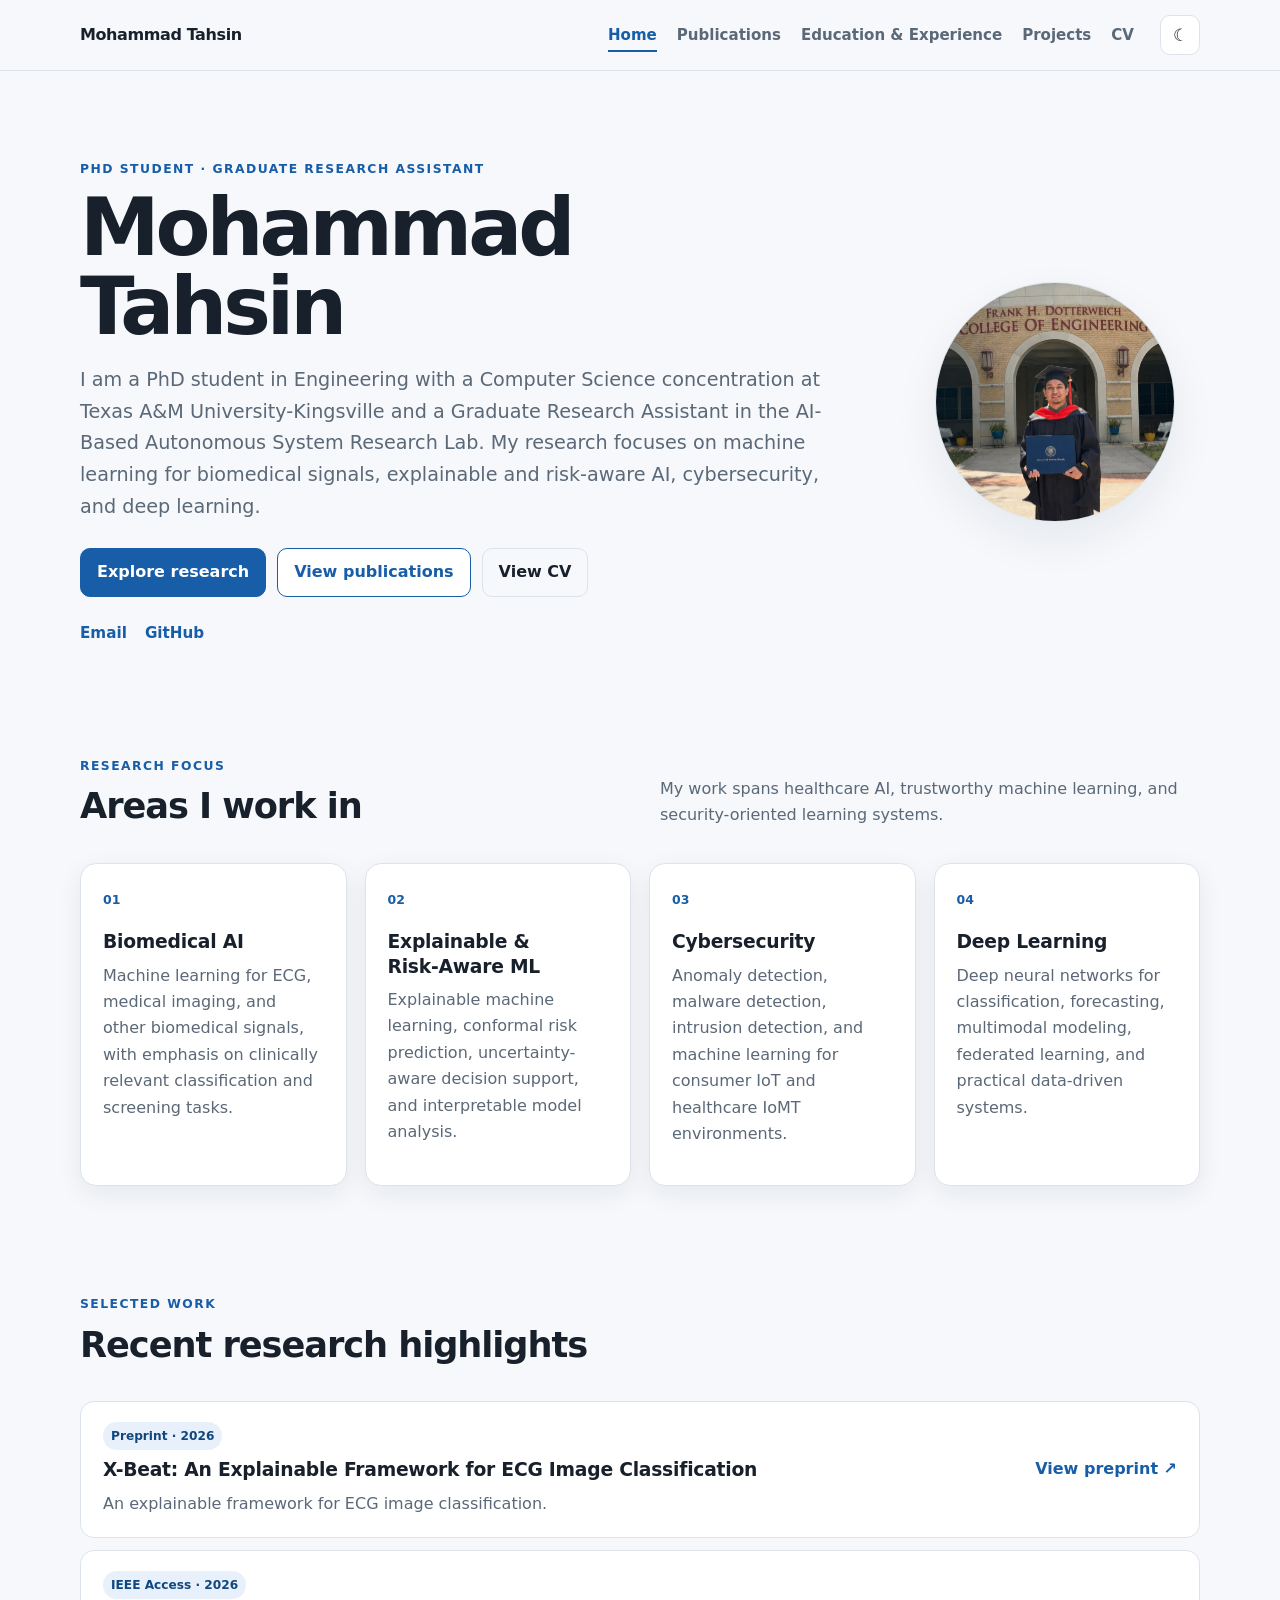
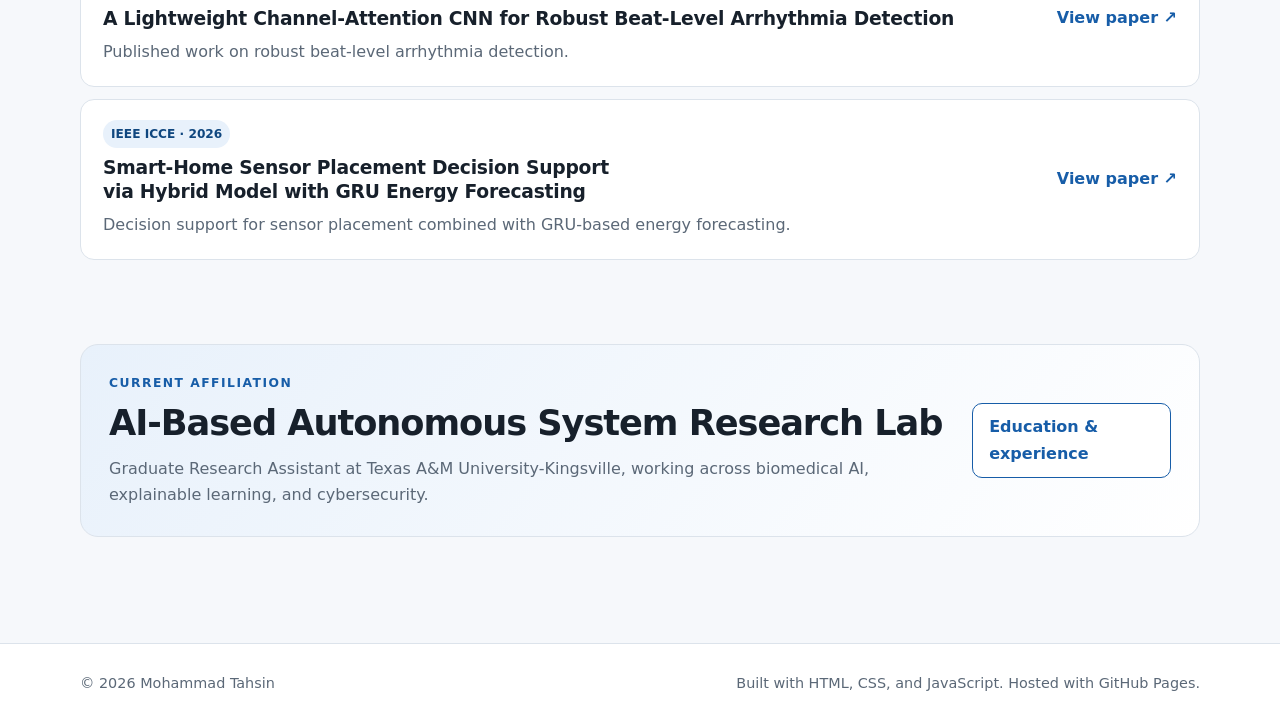
<file: index.html>
<!DOCTYPE html>

<html lang="en">
<head>
<meta charset="utf-8"/>
<meta content="width=device-width, initial-scale=1" name="viewport"/>
<meta content="Mohammad Tahsin - PhD student and Graduate Research Assistant working in biomedical AI, explainable machine learning, cybersecurity, and deep learning." name="description"/>
<meta content="Mohammad Tahsin" name="author"/>
<title>Home | Mohammad Tahsin</title>
<link href="favicon.svg" rel="icon" type="image/svg+xml"/>
<link href="style.css" rel="stylesheet"/>
<script>
    (function () {
      const saved = localStorage.getItem("theme");
      const prefersDark = window.matchMedia && window.matchMedia("(prefers-color-scheme: dark)").matches;
      document.documentElement.dataset.theme = saved || (prefersDark ? "dark" : "light");
    })();
  </script>
</head>
<body>
<a class="skip-link" href="#main-content">Skip to content</a>
<header class="site-header">
<div class="container nav">
<a aria-label="Mohammad Tahsin home" class="brand" href="index.html">Mohammad Tahsin</a>
<ul class="nav-links" id="primary-navigation">
<li><a href="index.html">Home</a></li>
<li><a href="publications.html">Publications</a></li>
<li><a href="education-experience.html">Education &amp; Experience</a></li>
<li><a href="projects.html">Projects</a></li>
<li><a href="cv.html">CV</a></li>
</ul>
<div class="nav-actions">
<button aria-label="Switch to dark mode" class="theme-button" title="Switch color theme" type="button">☾</button>
<button aria-controls="primary-navigation" aria-expanded="false" aria-label="Open navigation" class="menu-button" type="button">☰</button>
</div>
</div>
</header>
<main id="main-content">
<section class="container hero">
<div class="hero-copy">
<p class="eyebrow">PhD Student · Graduate Research Assistant</p>
<h1>Mohammad Tahsin</h1>
<p class="lead">
        I am a PhD student in Engineering with a Computer Science concentration at Texas A&amp;M University-Kingsville and a Graduate Research Assistant in the AI-Based Autonomous System Research Lab. My research focuses on machine learning for biomedical signals, explainable and risk-aware AI, cybersecurity, and deep learning.
      </p>
<div class="actions">
<a class="button primary" href="projects.html">Explore research</a>
<a class="button secondary" href="publications.html">View publications</a>
<a class="button ghost" href="cv.html">View CV</a>
</div>
<div aria-label="Contact links" class="contact-row">
<a href="mailto:mohammad.tahsin@students.tamuk.edu">Email</a>
<a href="https://github.com/mohammadstahsin" rel="noopener noreferrer" target="_blank">GitHub</a>
</div>
</div>
<img alt="Mohammad Tahsin in graduation attire outside the Frank H. Dotterweich College of Engineering" class="profile-photo" height="1262" src="profile.jpg" width="949"/>
</section>
<section class="container section">
<div class="section-heading">
<div>
<p class="eyebrow">Research focus</p>
<h2>Areas I work in</h2>
</div>
<p>My work spans healthcare AI, trustworthy machine learning, and security-oriented learning systems.</p>
</div>
<div class="grid research-grid">
<article class="card">
<span class="card-index">01</span>
<h3>Biomedical AI</h3>
<p>Machine learning for ECG, medical imaging, and other biomedical signals, with emphasis on clinically relevant classification and screening tasks.</p>
</article>
<article class="card">
<span class="card-index">02</span>
<h3>Explainable &amp; Risk-Aware ML</h3>
<p>Explainable machine learning, conformal risk prediction, uncertainty-aware decision support, and interpretable model analysis.</p>
</article>
<article class="card">
<span class="card-index">03</span>
<h3>Cybersecurity</h3>
<p>Anomaly detection, malware detection, intrusion detection, and machine learning for consumer IoT and healthcare IoMT environments.</p>
</article>
<article class="card">
<span class="card-index">04</span>
<h3>Deep Learning</h3>
<p>Deep neural networks for classification, forecasting, multimodal modeling, federated learning, and practical data-driven systems.</p>
</article>
</div>
</section>
<section class="container section">
<div class="section-heading">
<div>
<p class="eyebrow">Selected work</p>
<h2>Recent research highlights</h2>
</div>
</div>
<div class="feature-list">
<article class="feature-item">
<div>
<span class="badge">Preprint · 2026</span>
<h3>X-Beat: An Explainable Framework for ECG Image Classification</h3>
<p>An explainable framework for ECG image classification.</p>
</div>
<a class="text-link" href="https://arxiv.org/abs/2609.22631" rel="noopener noreferrer" target="_blank">View preprint ↗</a>
</article>
<article class="feature-item">
<div>
<span class="badge">IEEE Access · 2026</span>
<h3>A Lightweight Channel-Attention CNN for Robust Beat-Level Arrhythmia Detection</h3>
<p>Published work on robust beat-level arrhythmia detection.</p>
</div>
<a class="text-link" href="https://doi.org/10.1109/ACCESS.2026.3686810" rel="noopener noreferrer" target="_blank">View paper ↗</a>
</article>
<article class="feature-item">
<div>
<span class="badge">IEEE ICCE · 2026</span>
<h3>Smart-Home Sensor Placement Decision Support via Hybrid Model with GRU Energy Forecasting</h3>
<p>Decision support for sensor placement combined with GRU-based energy forecasting.</p>
</div>
<a class="text-link" href="https://doi.org/10.1109/ICCE67443.2026.11449749" rel="noopener noreferrer" target="_blank">View paper ↗</a>
</article>
</div>
</section>
<section class="container section section-tight">
<div class="callout">
<div>
<p class="eyebrow">Current affiliation</p>
<h2>AI-Based Autonomous System Research Lab</h2>
<p>Graduate Research Assistant at Texas A&amp;M University-Kingsville, working across biomedical AI, explainable learning, and cybersecurity.</p>
</div>
<a class="button secondary" href="education-experience.html">Education &amp; experience</a>
</div>
</section>
</main>
<footer>
<div class="container footer-inner">
<span>© <span id="year"></span> Mohammad Tahsin</span>
<span>Built with HTML, CSS, and JavaScript. Hosted with GitHub Pages.</span>
</div>
</footer>
<script src="script.js"></script>
</body>
</html>
</file>
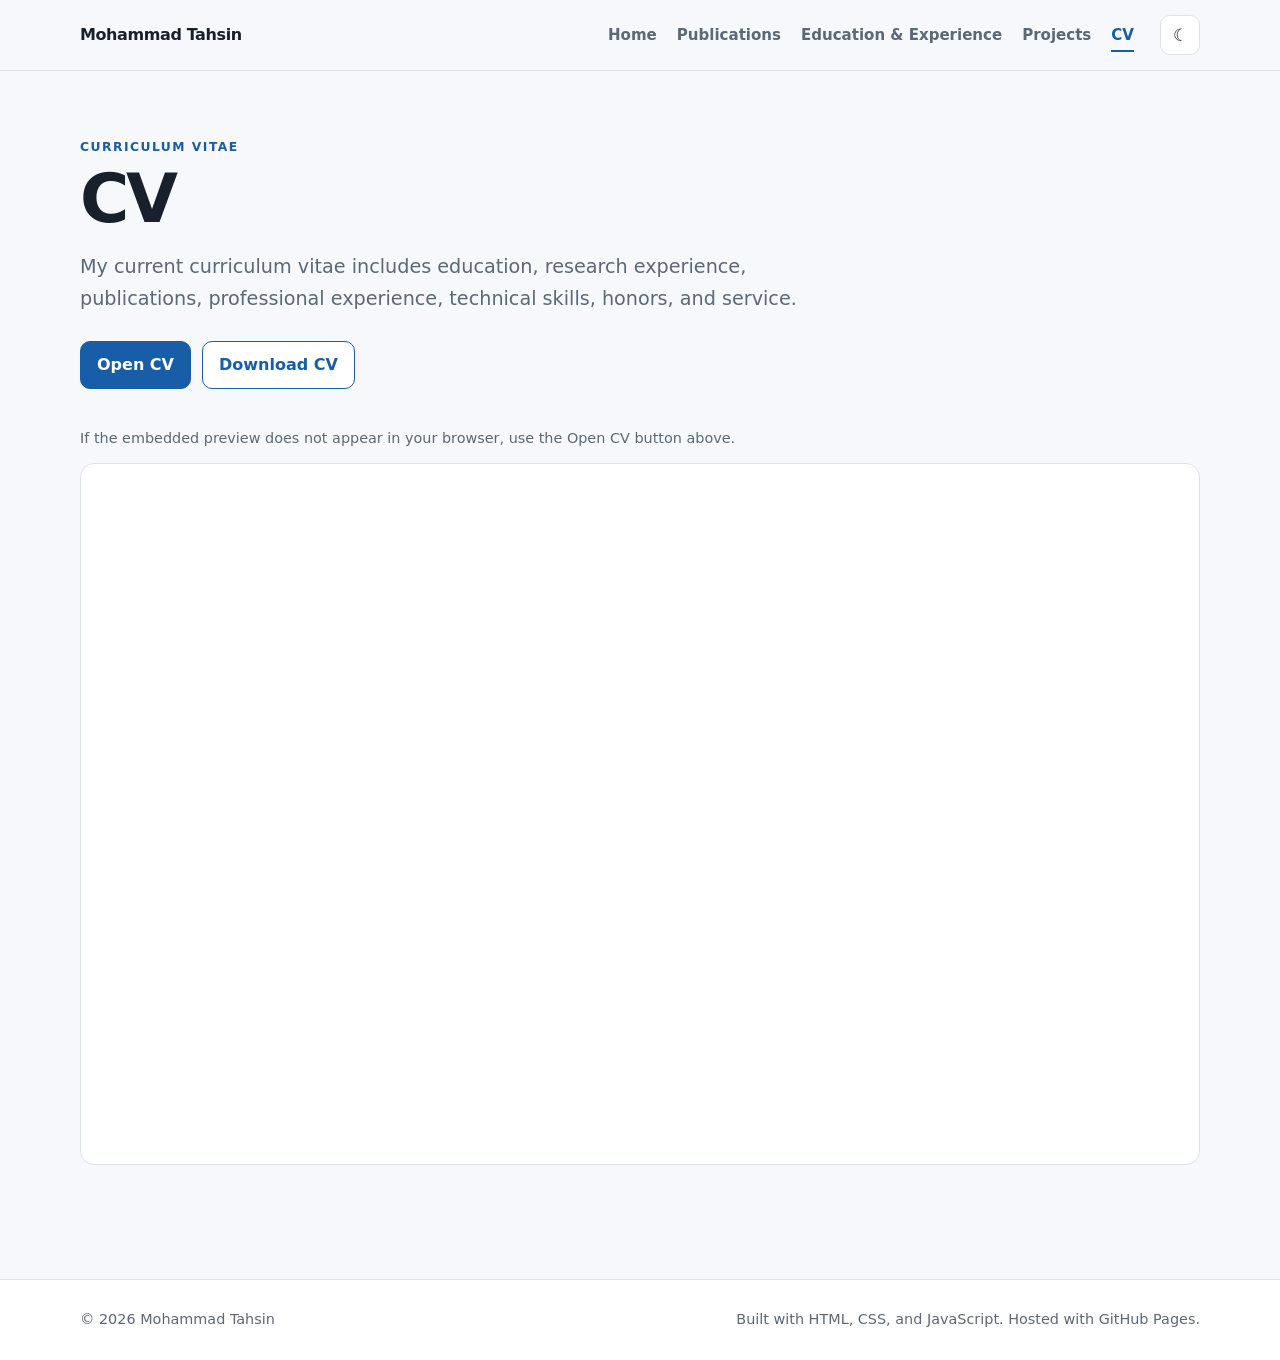
<file: cv.html>
<!doctype html>
<html lang="en">
<head>
  <meta charset="utf-8">
  <meta name="viewport" content="width=device-width, initial-scale=1">
  <meta name="description" content="Curriculum vitae of Mohammad Tahsin.">
  <meta name="author" content="Mohammad Tahsin">
  <title>CV | Mohammad Tahsin</title>
  <link rel="icon" href="favicon.svg" type="image/svg+xml">
  <link rel="stylesheet" href="style.css">
  <script>
    (function () {
      const saved = localStorage.getItem("theme");
      const prefersDark = window.matchMedia && window.matchMedia("(prefers-color-scheme: dark)").matches;
      document.documentElement.dataset.theme = saved || (prefersDark ? "dark" : "light");
    })();
  </script>
</head>
<body>
<a class="skip-link" href="#main-content">Skip to content</a>
<header class="site-header">
  <div class="container nav">
    <a class="brand" href="index.html" aria-label="Mohammad Tahsin home">Mohammad Tahsin</a>
    <ul class="nav-links" id="primary-navigation">
      <li><a href="index.html">Home</a></li>
      <li><a href="publications.html">Publications</a></li>
      <li><a href="education-experience.html">Education &amp; Experience</a></li>
      <li><a href="projects.html">Projects</a></li>
      <li><a href="cv.html">CV</a></li>
    </ul>
    <div class="nav-actions">
      <button class="theme-button" type="button" aria-label="Switch to dark mode" title="Switch color theme">☾</button>
      <button class="menu-button" type="button" aria-label="Open navigation" aria-controls="primary-navigation" aria-expanded="false">☰</button>
    </div>
  </div>
</header>
<main id="main-content" class="container">
  <section class="page-title">
    <p class="eyebrow">Curriculum vitae</p>
    <h1>CV</h1>
    <p class="lead">My current curriculum vitae includes education, research experience, publications, professional experience, technical skills, honors, and service.</p>
    <div class="actions">
      <a class="button primary" href="cv.pdf" target="_blank" rel="noopener noreferrer">Open CV</a>
      <a class="button secondary" href="cv.pdf" download>Download CV</a>
    </div>
  </section>
  <section class="section cv-section">
    <div class="cv-note">If the embedded preview does not appear in your browser, use the Open CV button above.</div>
    <iframe class="cv-frame" src="cv.pdf#view=FitH" title="Mohammad Tahsin curriculum vitae"></iframe>
  </section>
</main>
<footer>
  <div class="container footer-inner">
    <span>© <span id="year"></span> Mohammad Tahsin</span>
    <span>Built with HTML, CSS, and JavaScript. Hosted with GitHub Pages.</span>
  </div>
</footer>
<script src="script.js"></script>
</body>
</html>
</file>
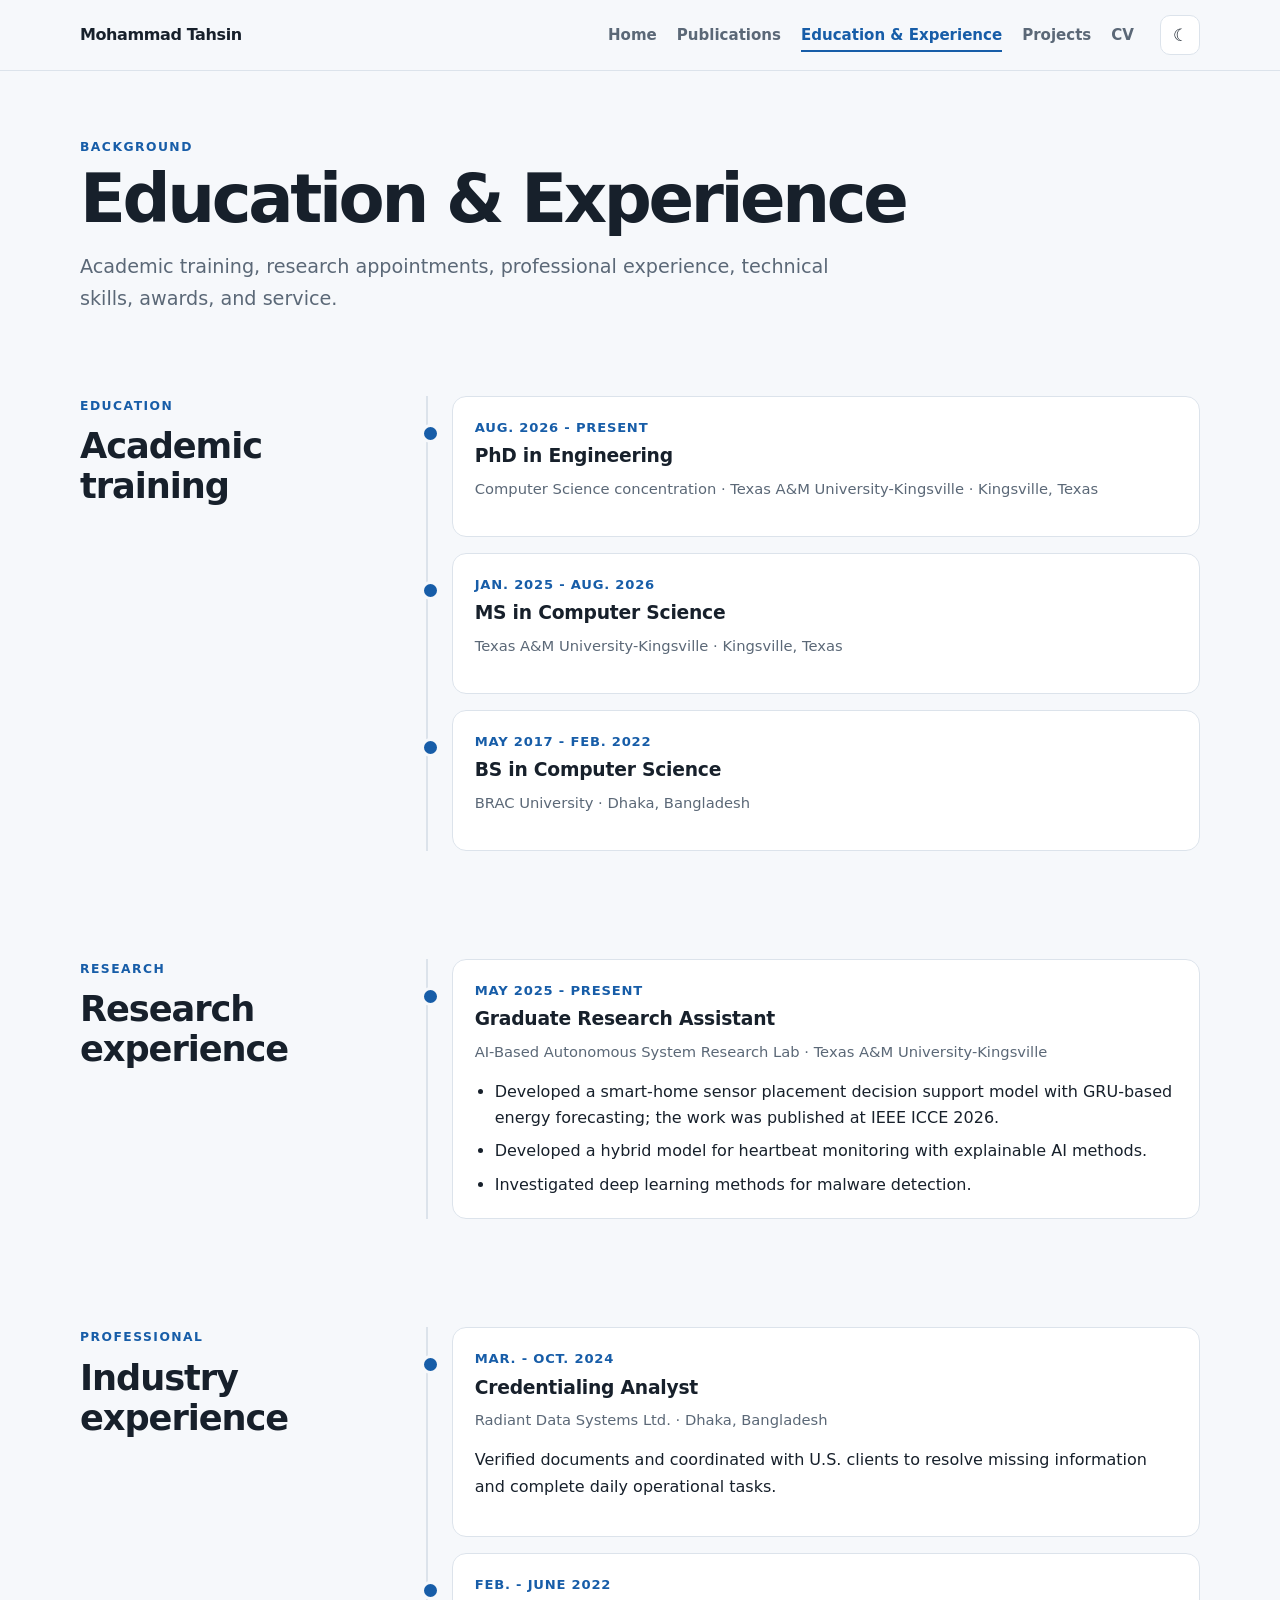
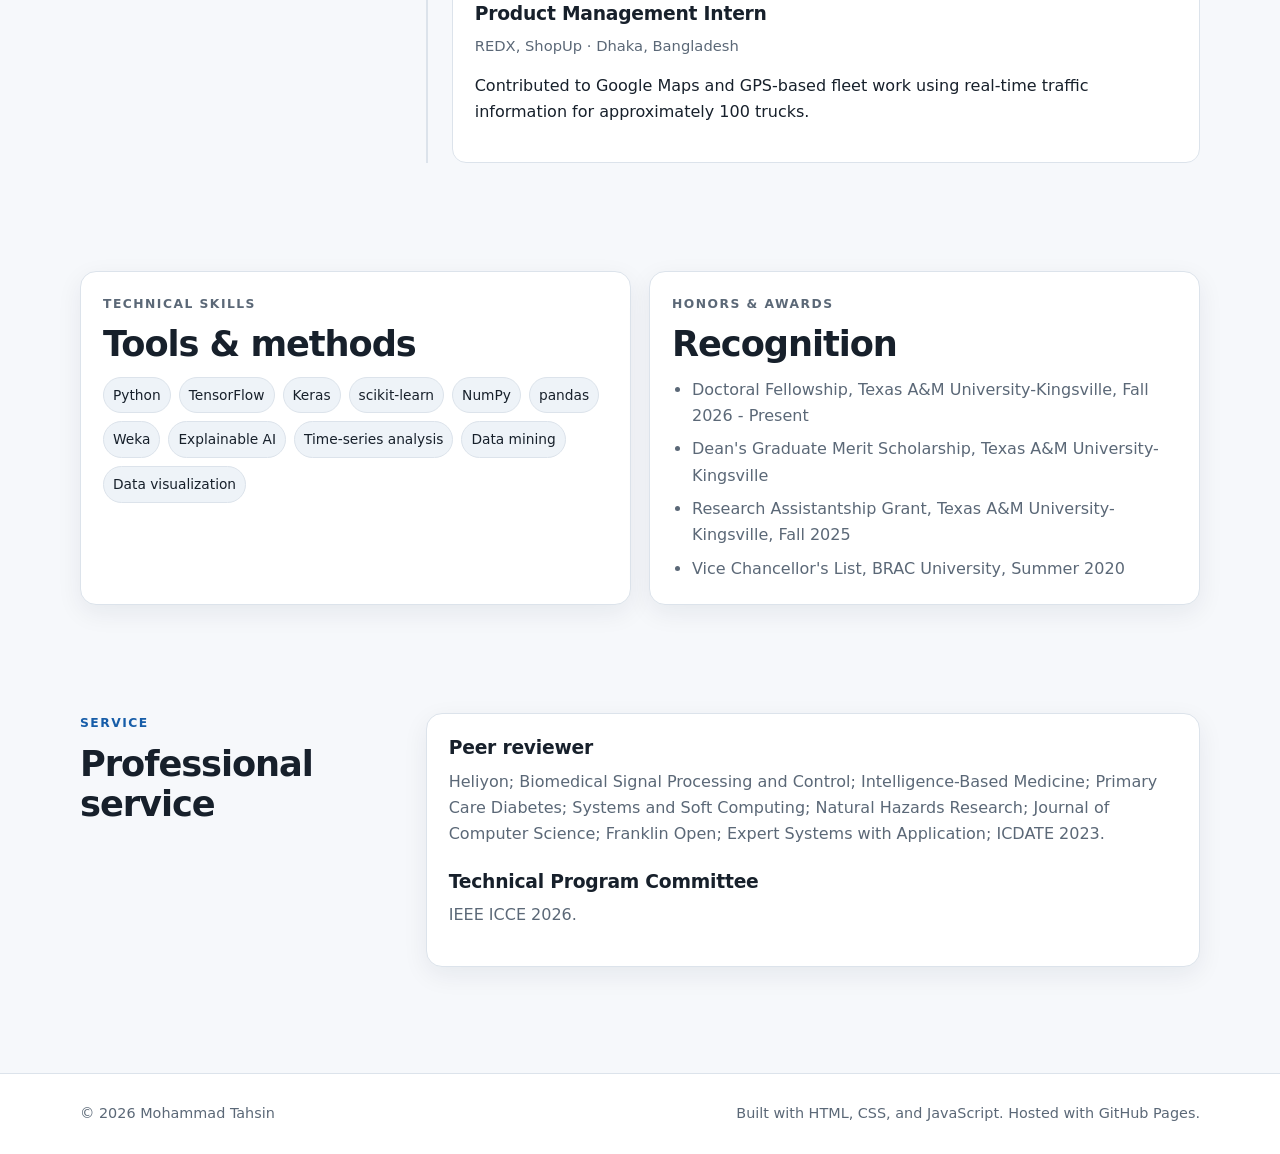
<file: education-experience.html>
<!doctype html>
<html lang="en">
<head>
  <meta charset="utf-8">
  <meta name="viewport" content="width=device-width, initial-scale=1">
  <meta name="description" content="Education, research experience, professional experience, technical skills, awards, and service for Mohammad Tahsin.">
  <meta name="author" content="Mohammad Tahsin">
  <title>Education &amp; Experience | Mohammad Tahsin</title>
  <link rel="icon" href="favicon.svg" type="image/svg+xml">
  <link rel="stylesheet" href="style.css">
  <script>
    (function () {
      const saved = localStorage.getItem("theme");
      const prefersDark = window.matchMedia && window.matchMedia("(prefers-color-scheme: dark)").matches;
      document.documentElement.dataset.theme = saved || (prefersDark ? "dark" : "light");
    })();
  </script>
</head>
<body>
<a class="skip-link" href="#main-content">Skip to content</a>
<header class="site-header">
  <div class="container nav">
    <a class="brand" href="index.html" aria-label="Mohammad Tahsin home">Mohammad Tahsin</a>
    <ul class="nav-links" id="primary-navigation">
      <li><a href="index.html">Home</a></li>
      <li><a href="publications.html">Publications</a></li>
      <li><a href="education-experience.html">Education &amp; Experience</a></li>
      <li><a href="projects.html">Projects</a></li>
      <li><a href="cv.html">CV</a></li>
    </ul>
    <div class="nav-actions">
      <button class="theme-button" type="button" aria-label="Switch to dark mode" title="Switch color theme">☾</button>
      <button class="menu-button" type="button" aria-label="Open navigation" aria-controls="primary-navigation" aria-expanded="false">☰</button>
    </div>
  </div>
</header>
<main id="main-content" class="container">
  <section class="page-title">
    <p class="eyebrow">Background</p>
    <h1>Education &amp; Experience</h1>
    <p class="lead">Academic training, research appointments, professional experience, technical skills, awards, and service.</p>
  </section>

  <section class="section two-column-section">
    <div class="section-label"><p class="eyebrow">Education</p><h2>Academic training</h2></div>
    <div class="timeline">
      <article class="timeline-item">
        <div class="timeline-date">Aug. 2026 - Present</div>
        <h3>PhD in Engineering</h3>
        <p class="meta">Computer Science concentration · Texas A&amp;M University-Kingsville · Kingsville, Texas</p>
      </article>
      <article class="timeline-item">
        <div class="timeline-date">Jan. 2025 - Aug. 2026</div>
        <h3>MS in Computer Science</h3>
        <p class="meta">Texas A&amp;M University-Kingsville · Kingsville, Texas</p>
      </article>
      <article class="timeline-item">
        <div class="timeline-date">May 2017 - Feb. 2022</div>
        <h3>BS in Computer Science</h3>
        <p class="meta">BRAC University · Dhaka, Bangladesh</p>
      </article>
    </div>
  </section>

  <section class="section two-column-section">
    <div class="section-label"><p class="eyebrow">Research</p><h2>Research experience</h2></div>
    <div class="timeline">
      <article class="timeline-item">
        <div class="timeline-date">May 2025 - Present</div>
        <h3>Graduate Research Assistant</h3>
        <p class="meta">AI-Based Autonomous System Research Lab · Texas A&amp;M University-Kingsville</p>
        <ul class="list-clean">
          <li>Developed a smart-home sensor placement decision support model with GRU-based energy forecasting; the work was published at IEEE ICCE 2026.</li>
          <li>Developed a hybrid model for heartbeat monitoring with explainable AI methods.</li>
          <li>Investigated deep learning methods for malware detection.</li>
        </ul>
      </article>
    </div>
  </section>

  <section class="section two-column-section">
    <div class="section-label"><p class="eyebrow">Professional</p><h2>Industry experience</h2></div>
    <div class="timeline">
      <article class="timeline-item">
        <div class="timeline-date">Mar. - Oct. 2024</div>
        <h3>Credentialing Analyst</h3>
        <p class="meta">Radiant Data Systems Ltd. · Dhaka, Bangladesh</p>
        <p>Verified documents and coordinated with U.S. clients to resolve missing information and complete daily operational tasks.</p>
      </article>
      <article class="timeline-item">
        <div class="timeline-date">Feb. - June 2022</div>
        <h3>Product Management Intern</h3>
        <p class="meta">REDX, ShopUp · Dhaka, Bangladesh</p>
        <p>Contributed to Google Maps and GPS-based fleet work using real-time traffic information for approximately 100 trucks.</p>
      </article>
    </div>
  </section>

  <section class="section split-cards">
    <article class="card">
      <p class="eyebrow">Technical skills</p>
      <h2>Tools &amp; methods</h2>
      <div class="tag-list">
        <span>Python</span><span>TensorFlow</span><span>Keras</span><span>scikit-learn</span><span>NumPy</span><span>pandas</span><span>Weka</span><span>Explainable AI</span><span>Time-series analysis</span><span>Data mining</span><span>Data visualization</span>
      </div>
    </article>
    <article class="card">
      <p class="eyebrow">Honors &amp; awards</p>
      <h2>Recognition</h2>
      <ul class="list-clean compact-list">
        <li>Doctoral Fellowship, Texas A&amp;M University-Kingsville, Fall 2026 - Present</li>
        <li>Dean's Graduate Merit Scholarship, Texas A&amp;M University-Kingsville</li>
        <li>Research Assistantship Grant, Texas A&amp;M University-Kingsville, Fall 2025</li>
        <li>Vice Chancellor's List, BRAC University, Summer 2020</li>
      </ul>
    </article>
  </section>

  <section class="section two-column-section">
    <div class="section-label"><p class="eyebrow">Service</p><h2>Professional service</h2></div>
    <div class="card service-card">
      <h3>Peer reviewer</h3>
      <p>Heliyon; Biomedical Signal Processing and Control; Intelligence-Based Medicine; Primary Care Diabetes; Systems and Soft Computing; Natural Hazards Research; Journal of Computer Science; Franklin Open; Expert Systems with Application; ICDATE 2023.</p>
      <h3>Technical Program Committee</h3>
      <p>IEEE ICCE 2026.</p>
    </div>
  </section>
</main>
<footer>
  <div class="container footer-inner">
    <span>© <span id="year"></span> Mohammad Tahsin</span>
    <span>Built with HTML, CSS, and JavaScript. Hosted with GitHub Pages.</span>
  </div>
</footer>
<script src="script.js"></script>
</body>
</html>
</file>
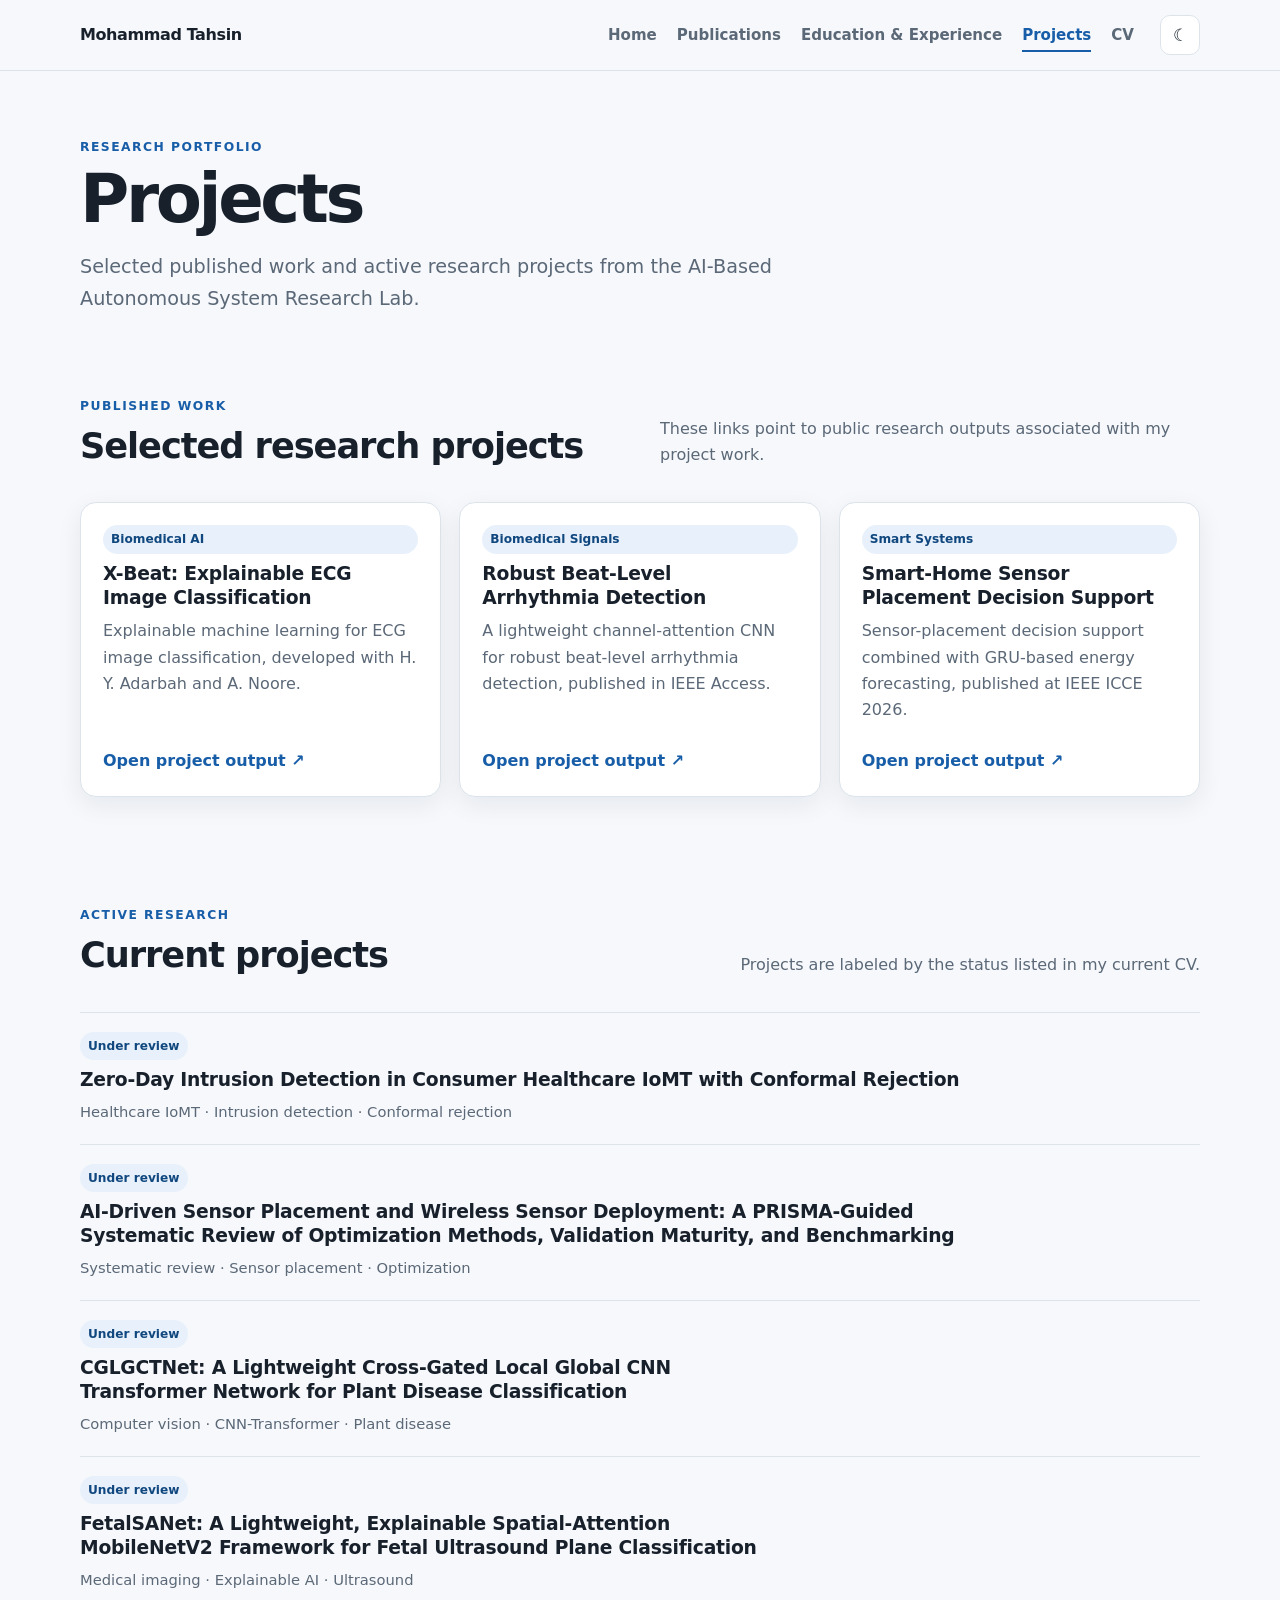
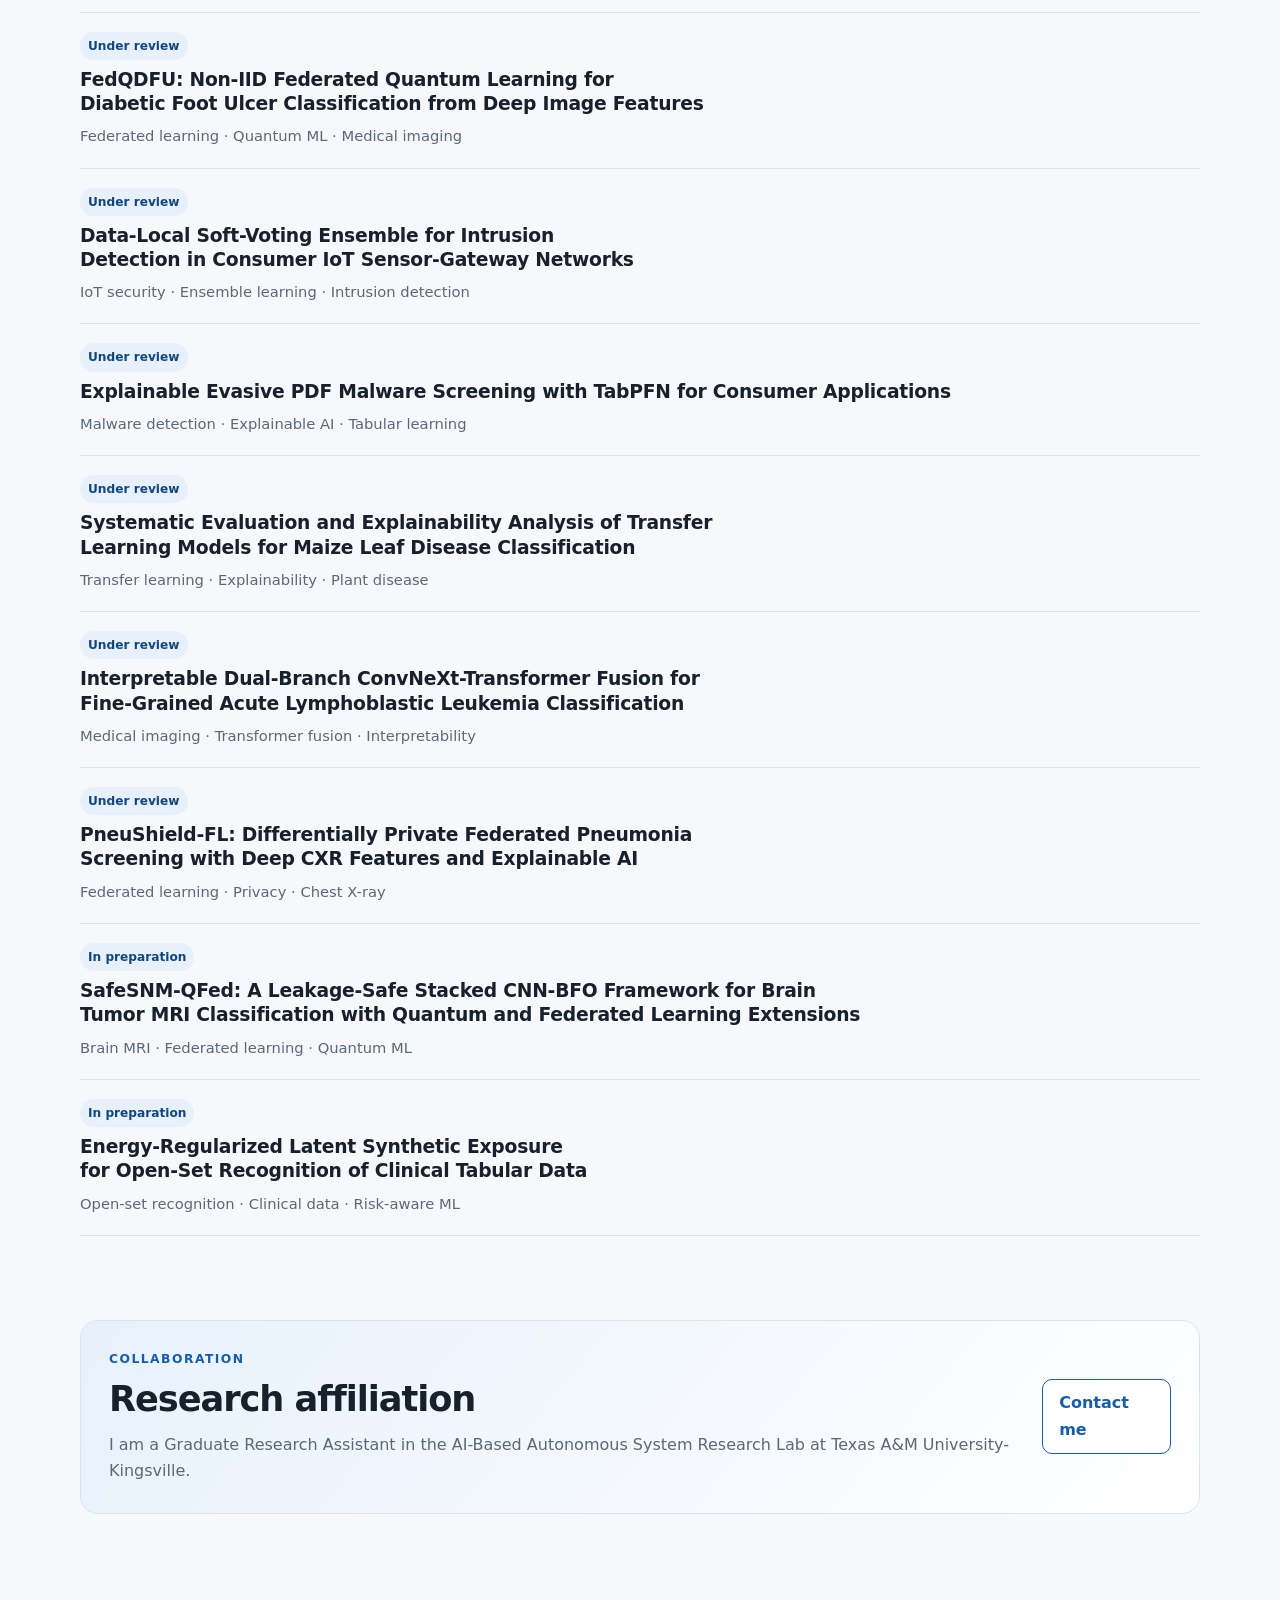
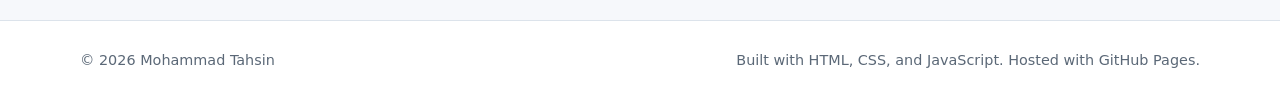
<file: projects.html>
<!doctype html>
<html lang="en">
<head>
  <meta charset="utf-8">
  <meta name="viewport" content="width=device-width, initial-scale=1">
  <meta name="description" content="Selected and current research projects by Mohammad Tahsin in biomedical AI, explainable machine learning, federated learning, and cybersecurity.">
  <meta name="author" content="Mohammad Tahsin">
  <title>Projects | Mohammad Tahsin</title>
  <link rel="icon" href="favicon.svg" type="image/svg+xml">
  <link rel="stylesheet" href="style.css">
  <script>
    (function () {
      const saved = localStorage.getItem("theme");
      const prefersDark = window.matchMedia && window.matchMedia("(prefers-color-scheme: dark)").matches;
      document.documentElement.dataset.theme = saved || (prefersDark ? "dark" : "light");
    })();
  </script>
</head>
<body>
<a class="skip-link" href="#main-content">Skip to content</a>
<header class="site-header">
  <div class="container nav">
    <a class="brand" href="index.html" aria-label="Mohammad Tahsin home">Mohammad Tahsin</a>
    <ul class="nav-links" id="primary-navigation">
      <li><a href="index.html">Home</a></li>
      <li><a href="publications.html">Publications</a></li>
      <li><a href="education-experience.html">Education &amp; Experience</a></li>
      <li><a href="projects.html">Projects</a></li>
      <li><a href="cv.html">CV</a></li>
    </ul>
    <div class="nav-actions">
      <button class="theme-button" type="button" aria-label="Switch to dark mode" title="Switch color theme">☾</button>
      <button class="menu-button" type="button" aria-label="Open navigation" aria-controls="primary-navigation" aria-expanded="false">☰</button>
    </div>
  </div>
</header>
<main id="main-content" class="container">
  <section class="page-title">
    <p class="eyebrow">Research portfolio</p>
    <h1>Projects</h1>
    <p class="lead">Selected published work and active research projects from the AI-Based Autonomous System Research Lab.</p>
  </section>

  <section class="section">
    <div class="section-heading">
      <div><p class="eyebrow">Published work</p><h2>Selected research projects</h2></div>
      <p>These links point to public research outputs associated with my project work.</p>
    </div>
    <div class="grid project-highlight-grid">
      <article class="card project-card">
        <span class="badge">Biomedical AI</span>
        <h3>X-Beat: Explainable ECG Image Classification</h3>
        <p>Explainable machine learning for ECG image classification, developed with H. Y. Adarbah and A. Noore.</p>
        <a class="text-link" href="https://arxiv.org/abs/2609.22631" target="_blank" rel="noopener noreferrer">Open project output ↗</a>
      </article>
      <article class="card project-card">
        <span class="badge">Biomedical Signals</span>
        <h3>Robust Beat-Level Arrhythmia Detection</h3>
        <p>A lightweight channel-attention CNN for robust beat-level arrhythmia detection, published in IEEE Access.</p>
        <a class="text-link" href="https://doi.org/10.1109/ACCESS.2026.3686810" target="_blank" rel="noopener noreferrer">Open project output ↗</a>
      </article>
      <article class="card project-card">
        <span class="badge">Smart Systems</span>
        <h3>Smart-Home Sensor Placement Decision Support</h3>
        <p>Sensor-placement decision support combined with GRU-based energy forecasting, published at IEEE ICCE 2026.</p>
        <a class="text-link" href="https://doi.org/10.1109/ICCE67443.2026.11449749" target="_blank" rel="noopener noreferrer">Open project output ↗</a>
      </article>
    </div>
  </section>

  <section class="section" id="current-projects">
    <div class="section-heading">
      <div><p class="eyebrow">Active research</p><h2>Current projects</h2></div>
      <p>Projects are labeled by the status listed in my current CV.</p>
    </div>
    <div class="project-list">
      <article class="project-row">
  <div><span class="badge">Under review</span><h3>Zero-Day Intrusion Detection in Consumer Healthcare IoMT with Conformal Rejection</h3><p class="meta">Healthcare IoMT · Intrusion detection · Conformal rejection</p></div>
</article><article class="project-row">
  <div><span class="badge">Under review</span><h3>AI-Driven Sensor Placement and Wireless Sensor Deployment: A PRISMA-Guided Systematic Review of Optimization Methods, Validation Maturity, and Benchmarking</h3><p class="meta">Systematic review · Sensor placement · Optimization</p></div>
</article><article class="project-row">
  <div><span class="badge">Under review</span><h3>CGLGCTNet: A Lightweight Cross-Gated Local Global CNN Transformer Network for Plant Disease Classification</h3><p class="meta">Computer vision · CNN-Transformer · Plant disease</p></div>
</article><article class="project-row">
  <div><span class="badge">Under review</span><h3>FetalSANet: A Lightweight, Explainable Spatial-Attention MobileNetV2 Framework for Fetal Ultrasound Plane Classification</h3><p class="meta">Medical imaging · Explainable AI · Ultrasound</p></div>
</article><article class="project-row">
  <div><span class="badge">Under review</span><h3>FedQDFU: Non-IID Federated Quantum Learning for Diabetic Foot Ulcer Classification from Deep Image Features</h3><p class="meta">Federated learning · Quantum ML · Medical imaging</p></div>
</article><article class="project-row">
  <div><span class="badge">Under review</span><h3>Data-Local Soft-Voting Ensemble for Intrusion Detection in Consumer IoT Sensor-Gateway Networks</h3><p class="meta">IoT security · Ensemble learning · Intrusion detection</p></div>
</article><article class="project-row">
  <div><span class="badge">Under review</span><h3>Explainable Evasive PDF Malware Screening with TabPFN for Consumer Applications</h3><p class="meta">Malware detection · Explainable AI · Tabular learning</p></div>
</article><article class="project-row">
  <div><span class="badge">Under review</span><h3>Systematic Evaluation and Explainability Analysis of Transfer Learning Models for Maize Leaf Disease Classification</h3><p class="meta">Transfer learning · Explainability · Plant disease</p></div>
</article><article class="project-row">
  <div><span class="badge">Under review</span><h3>Interpretable Dual-Branch ConvNeXt-Transformer Fusion for Fine-Grained Acute Lymphoblastic Leukemia Classification</h3><p class="meta">Medical imaging · Transformer fusion · Interpretability</p></div>
</article><article class="project-row">
  <div><span class="badge">Under review</span><h3>PneuShield-FL: Differentially Private Federated Pneumonia Screening with Deep CXR Features and Explainable AI</h3><p class="meta">Federated learning · Privacy · Chest X-ray</p></div>
</article><article class="project-row">
  <div><span class="badge">In preparation</span><h3>SafeSNM-QFed: A Leakage-Safe Stacked CNN-BFO Framework for Brain Tumor MRI Classification with Quantum and Federated Learning Extensions</h3><p class="meta">Brain MRI · Federated learning · Quantum ML</p></div>
</article><article class="project-row">
  <div><span class="badge">In preparation</span><h3>Energy-Regularized Latent Synthetic Exposure for Open-Set Recognition of Clinical Tabular Data</h3><p class="meta">Open-set recognition · Clinical data · Risk-aware ML</p></div>
</article>
    </div>
  </section>

  <section class="section section-tight">
    <div class="callout">
      <div>
        <p class="eyebrow">Collaboration</p>
        <h2>Research affiliation</h2>
        <p>I am a Graduate Research Assistant in the AI-Based Autonomous System Research Lab at Texas A&amp;M University-Kingsville.</p>
      </div>
      <a class="button secondary" href="mailto:mohammad.tahsin@students.tamuk.edu">Contact me</a>
    </div>
  </section>
</main>
<footer>
  <div class="container footer-inner">
    <span>© <span id="year"></span> Mohammad Tahsin</span>
    <span>Built with HTML, CSS, and JavaScript. Hosted with GitHub Pages.</span>
  </div>
</footer>
<script src="script.js"></script>
</body>
</html>
</file>
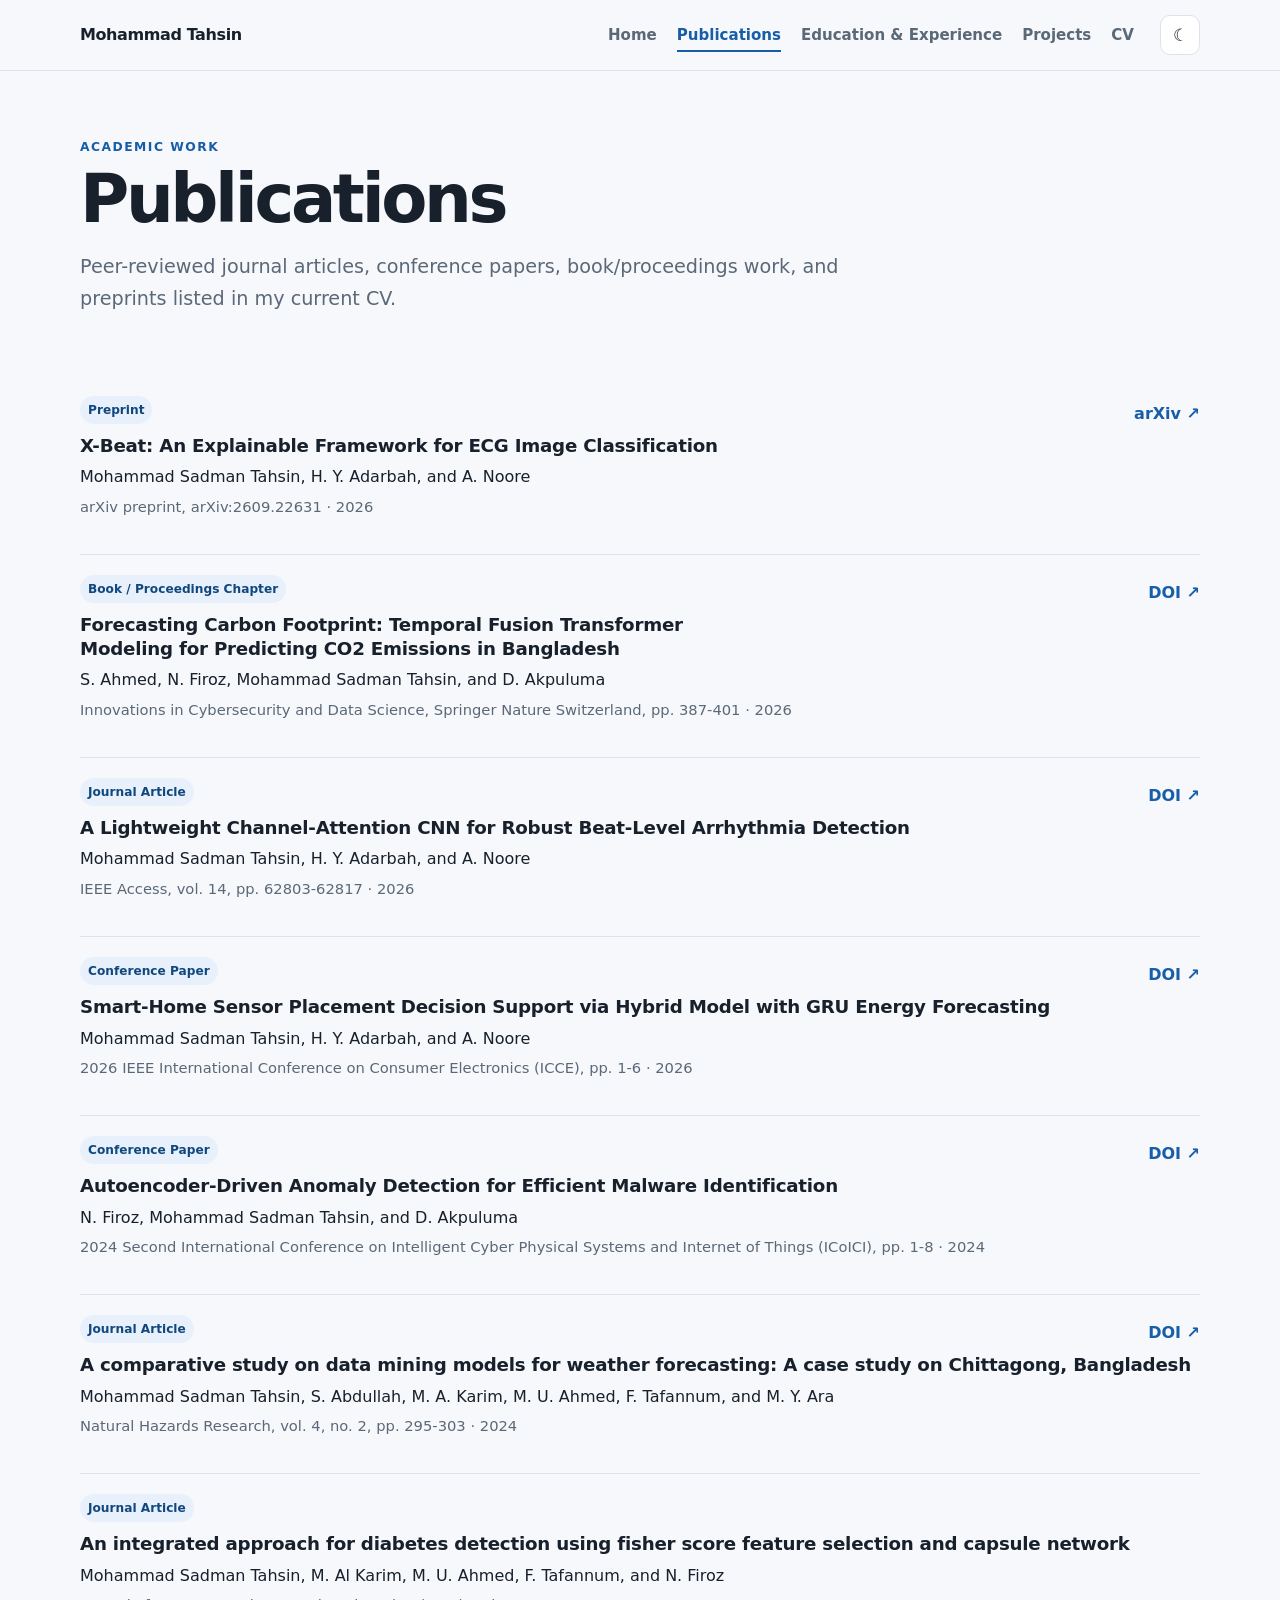
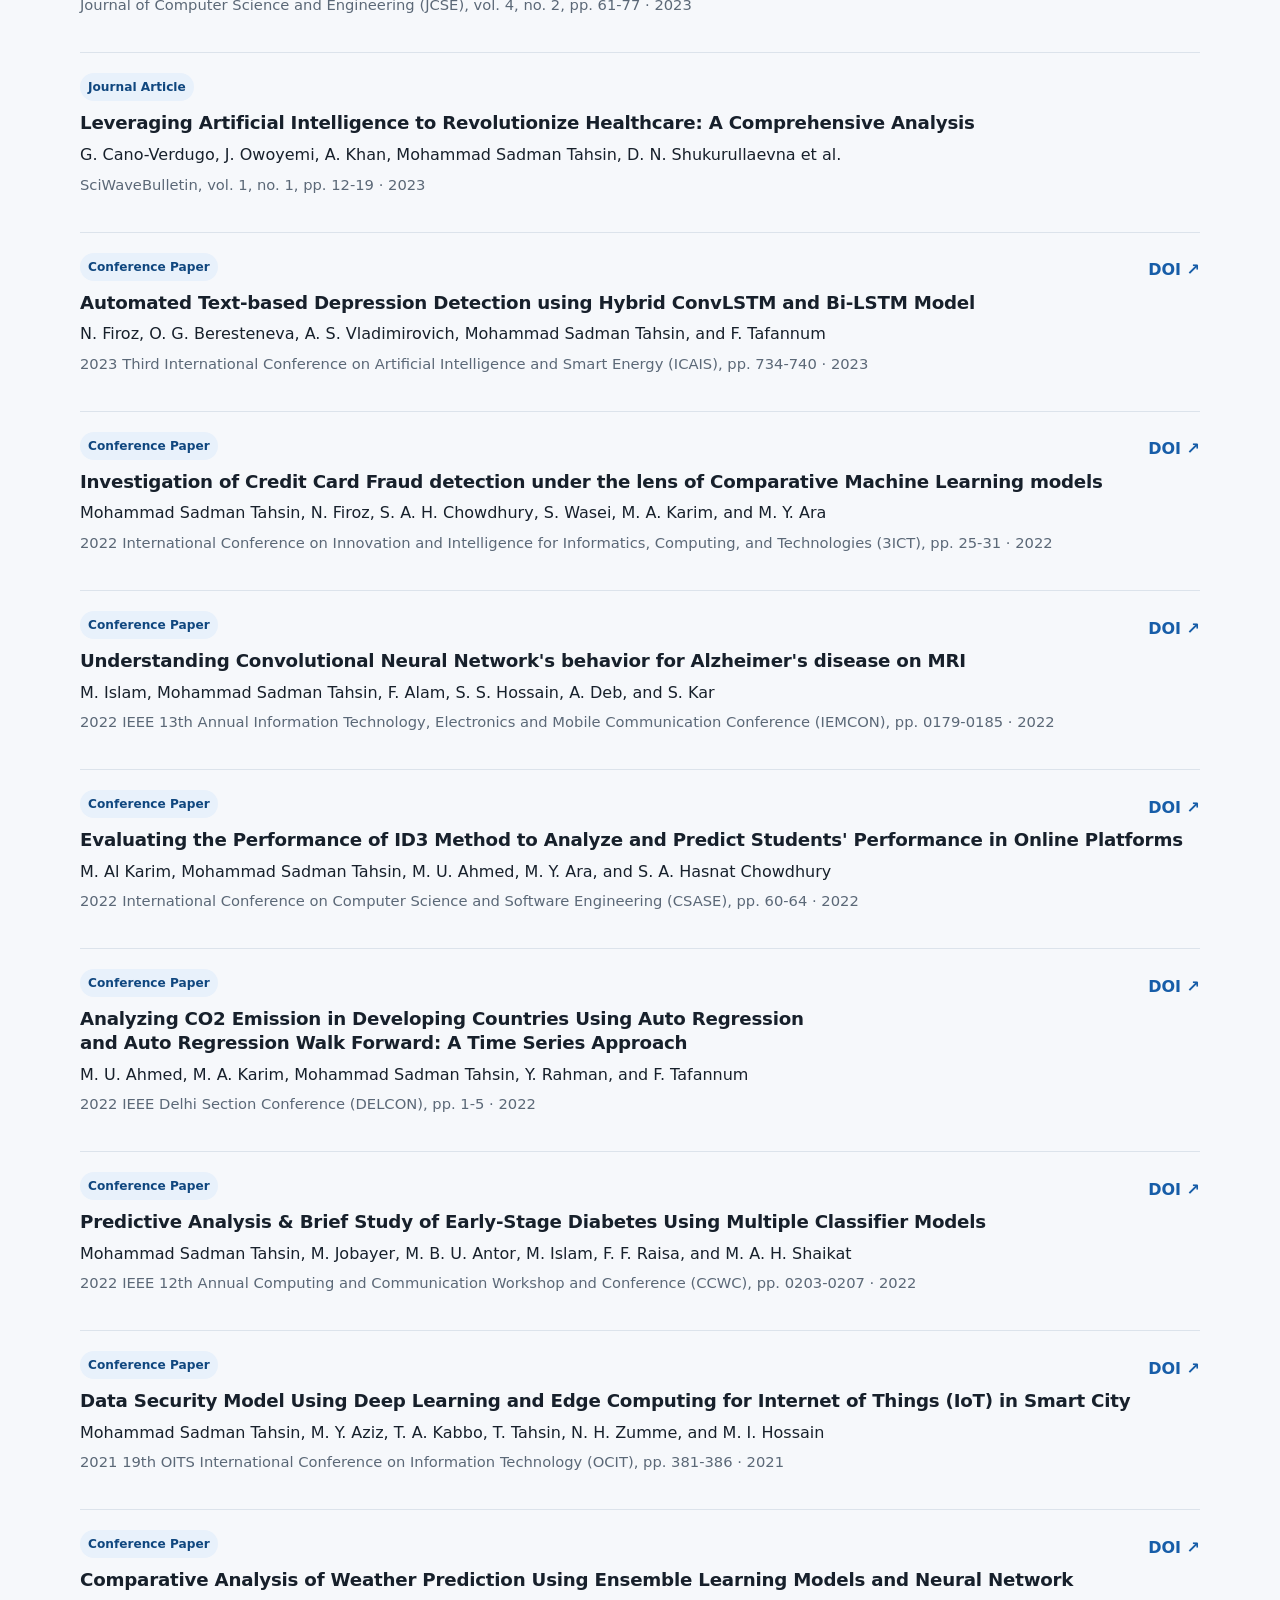
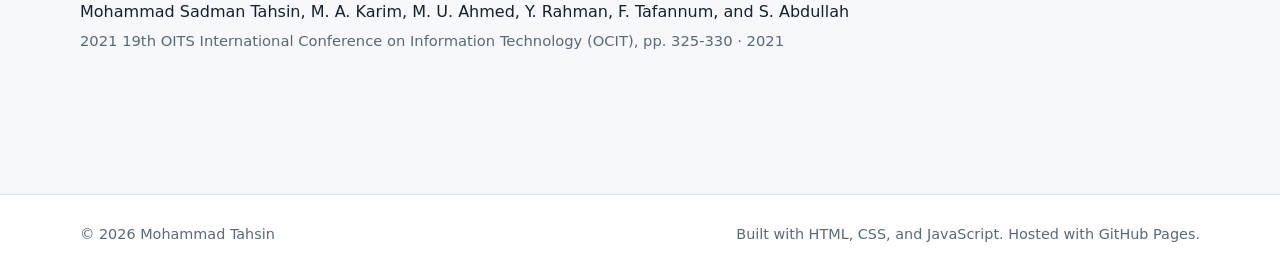
<file: publications.html>
<!DOCTYPE html>

<html lang="en">
<head>
<meta charset="utf-8"/>
<meta content="width=device-width, initial-scale=1" name="viewport"/>
<meta content="Publications by Mohammad Tahsin in machine learning, biomedical AI, cybersecurity, forecasting, and related areas." name="description"/>
<meta content="Mohammad Tahsin" name="author"/>
<title>Publications | Mohammad Tahsin</title>
<link href="favicon.svg" rel="icon" type="image/svg+xml"/>
<link href="style.css" rel="stylesheet"/>
<script>
    (function () {
      const saved = localStorage.getItem("theme");
      const prefersDark = window.matchMedia && window.matchMedia("(prefers-color-scheme: dark)").matches;
      document.documentElement.dataset.theme = saved || (prefersDark ? "dark" : "light");
    })();
  </script>
</head>
<body>
<a class="skip-link" href="#main-content">Skip to content</a>
<header class="site-header">
<div class="container nav">
<a aria-label="Mohammad Tahsin home" class="brand" href="index.html">Mohammad Tahsin</a>
<ul class="nav-links" id="primary-navigation">
<li><a href="index.html">Home</a></li>
<li><a href="publications.html">Publications</a></li>
<li><a href="education-experience.html">Education &amp; Experience</a></li>
<li><a href="projects.html">Projects</a></li>
<li><a href="cv.html">CV</a></li>
</ul>
<div class="nav-actions">
<button aria-label="Switch to dark mode" class="theme-button" title="Switch color theme" type="button">☾</button>
<button aria-controls="primary-navigation" aria-expanded="false" aria-label="Open navigation" class="menu-button" type="button">☰</button>
</div>
</div>
</header>
<main class="container" id="main-content">
<section class="page-title">
<p class="eyebrow">Academic work</p>
<h1>Publications</h1>
<p class="lead">Peer-reviewed journal articles, conference papers, book/proceedings work, and preprints listed in my current CV.</p>

</section>
<section class="section publications-section">


<article class="pub">
<div class="pub-topline"><span class="badge">Preprint</span><a class="text-link" href="https://arxiv.org/abs/2609.22631" rel="noopener noreferrer" target="_blank">arXiv ↗</a></div>
<h3 class="pub-title">X-Beat: An Explainable Framework for ECG Image Classification</h3>
<p class="pub-authors">Mohammad Sadman Tahsin, H. Y. Adarbah, and A. Noore</p>
<p class="meta">arXiv preprint, arXiv:2609.22631 · 2026</p>
</article><article class="pub">
<div class="pub-topline"><span class="badge">Book / Proceedings Chapter</span><a class="text-link" href="https://doi.org/10.1007/978-3-032-12243-8_26" rel="noopener noreferrer" target="_blank">DOI ↗</a></div>
<h3 class="pub-title">Forecasting Carbon Footprint: Temporal Fusion Transformer Modeling for Predicting CO2 Emissions in Bangladesh</h3>
<p class="pub-authors">S. Ahmed, N. Firoz, Mohammad Sadman Tahsin, and D. Akpuluma</p>
<p class="meta">Innovations in Cybersecurity and Data Science, Springer Nature Switzerland, pp. 387-401 · 2026</p>
</article><article class="pub">
<div class="pub-topline"><span class="badge">Journal Article</span><a class="text-link" href="https://doi.org/10.1109/ACCESS.2026.3686810" rel="noopener noreferrer" target="_blank">DOI ↗</a></div>
<h3 class="pub-title">A Lightweight Channel-Attention CNN for Robust Beat-Level Arrhythmia Detection</h3>
<p class="pub-authors">Mohammad Sadman Tahsin, H. Y. Adarbah, and A. Noore</p>
<p class="meta">IEEE Access, vol. 14, pp. 62803-62817 · 2026</p>
</article><article class="pub">
<div class="pub-topline"><span class="badge">Conference Paper</span><a class="text-link" href="https://doi.org/10.1109/ICCE67443.2026.11449749" rel="noopener noreferrer" target="_blank">DOI ↗</a></div>
<h3 class="pub-title">Smart-Home Sensor Placement Decision Support via Hybrid Model with GRU Energy Forecasting</h3>
<p class="pub-authors">Mohammad Sadman Tahsin, H. Y. Adarbah, and A. Noore</p>
<p class="meta">2026 IEEE International Conference on Consumer Electronics (ICCE), pp. 1-6 · 2026</p>
</article>


<article class="pub">
<div class="pub-topline"><span class="badge">Conference Paper</span><a class="text-link" href="https://doi.org/10.1109/ICoICI62503.2024.10696300" rel="noopener noreferrer" target="_blank">DOI ↗</a></div>
<h3 class="pub-title">Autoencoder-Driven Anomaly Detection for Efficient Malware Identification</h3>
<p class="pub-authors">N. Firoz, Mohammad Sadman Tahsin, and D. Akpuluma</p>
<p class="meta">2024 Second International Conference on Intelligent Cyber Physical Systems and Internet of Things (ICoICI), pp. 1-8 · 2024</p>
</article><article class="pub">
<div class="pub-topline"><span class="badge">Journal Article</span><a class="text-link" href="https://doi.org/10.1016/j.nhres.2023.12.014" rel="noopener noreferrer" target="_blank">DOI ↗</a></div>
<h3 class="pub-title">A comparative study on data mining models for weather forecasting: A case study on Chittagong, Bangladesh</h3>
<p class="pub-authors">Mohammad Sadman Tahsin, S. Abdullah, M. A. Karim, M. U. Ahmed, F. Tafannum, and M. Y. Ara</p>
<p class="meta">Natural Hazards Research, vol. 4, no. 2, pp. 295-303 · 2024</p>
</article>


<article class="pub">
<div class="pub-topline"><span class="badge">Journal Article</span></div>
<h3 class="pub-title">An integrated approach for diabetes detection using fisher score feature selection and capsule network</h3>
<p class="pub-authors">Mohammad Sadman Tahsin, M. Al Karim, M. U. Ahmed, F. Tafannum, and N. Firoz</p>
<p class="meta">Journal of Computer Science and Engineering (JCSE), vol. 4, no. 2, pp. 61-77 · 2023</p>
</article><article class="pub">
<div class="pub-topline"><span class="badge">Journal Article</span></div>
<h3 class="pub-title">Leveraging Artificial Intelligence to Revolutionize Healthcare: A Comprehensive Analysis</h3>
<p class="pub-authors">G. Cano-Verdugo, J. Owoyemi, A. Khan, Mohammad Sadman Tahsin, D. N. Shukurullaevna et al.</p>
<p class="meta">SciWaveBulletin, vol. 1, no. 1, pp. 12-19 · 2023</p>
</article><article class="pub">
<div class="pub-topline"><span class="badge">Conference Paper</span><a class="text-link" href="https://doi.org/10.1109/ICAIS56108.2023.10073683" rel="noopener noreferrer" target="_blank">DOI ↗</a></div>
<h3 class="pub-title">Automated Text-based Depression Detection using Hybrid ConvLSTM and Bi-LSTM Model</h3>
<p class="pub-authors">N. Firoz, O. G. Beresteneva, A. S. Vladimirovich, Mohammad Sadman Tahsin, and F. Tafannum</p>
<p class="meta">2023 Third International Conference on Artificial Intelligence and Smart Energy (ICAIS), pp. 734-740 · 2023</p>
</article>


<article class="pub">
<div class="pub-topline"><span class="badge">Conference Paper</span><a class="text-link" href="https://doi.org/10.1109/3ICT56508.2022.9990897" rel="noopener noreferrer" target="_blank">DOI ↗</a></div>
<h3 class="pub-title">Investigation of Credit Card Fraud detection under the lens of Comparative Machine Learning models</h3>
<p class="pub-authors">Mohammad Sadman Tahsin, N. Firoz, S. A. H. Chowdhury, S. Wasei, M. A. Karim, and M. Y. Ara</p>
<p class="meta">2022 International Conference on Innovation and Intelligence for Informatics, Computing, and Technologies (3ICT), pp. 25-31 · 2022</p>
</article><article class="pub">
<div class="pub-topline"><span class="badge">Conference Paper</span><a class="text-link" href="https://doi.org/10.1109/IEMCON56893.2022.9946529" rel="noopener noreferrer" target="_blank">DOI ↗</a></div>
<h3 class="pub-title">Understanding Convolutional Neural Network's behavior for Alzheimer's disease on MRI</h3>
<p class="pub-authors">M. Islam, Mohammad Sadman Tahsin, F. Alam, S. S. Hossain, A. Deb, and S. Kar</p>
<p class="meta">2022 IEEE 13th Annual Information Technology, Electronics and Mobile Communication Conference (IEMCON), pp. 0179-0185 · 2022</p>
</article><article class="pub">
<div class="pub-topline"><span class="badge">Conference Paper</span><a class="text-link" href="https://doi.org/10.1109/CSASE51777.2022.9759650" rel="noopener noreferrer" target="_blank">DOI ↗</a></div>
<h3 class="pub-title">Evaluating the Performance of ID3 Method to Analyze and Predict Students' Performance in Online Platforms</h3>
<p class="pub-authors">M. Al Karim, Mohammad Sadman Tahsin, M. U. Ahmed, M. Y. Ara, and S. A. Hasnat Chowdhury</p>
<p class="meta">2022 International Conference on Computer Science and Software Engineering (CSASE), pp. 60-64 · 2022</p>
</article><article class="pub">
<div class="pub-topline"><span class="badge">Conference Paper</span><a class="text-link" href="https://doi.org/10.1109/DELCON54057.2022.9752807" rel="noopener noreferrer" target="_blank">DOI ↗</a></div>
<h3 class="pub-title">Analyzing CO2 Emission in Developing Countries Using Auto Regression and Auto Regression Walk Forward: A Time Series Approach</h3>
<p class="pub-authors">M. U. Ahmed, M. A. Karim, Mohammad Sadman Tahsin, Y. Rahman, and F. Tafannum</p>
<p class="meta">2022 IEEE Delhi Section Conference (DELCON), pp. 1-5 · 2022</p>
</article><article class="pub">
<div class="pub-topline"><span class="badge">Conference Paper</span><a class="text-link" href="https://doi.org/10.1109/CCWC54503.2022.9720736" rel="noopener noreferrer" target="_blank">DOI ↗</a></div>
<h3 class="pub-title">Predictive Analysis &amp; Brief Study of Early-Stage Diabetes Using Multiple Classifier Models</h3>
<p class="pub-authors">Mohammad Sadman Tahsin, M. Jobayer, M. B. U. Antor, M. Islam, F. F. Raisa, and M. A. H. Shaikat</p>
<p class="meta">2022 IEEE 12th Annual Computing and Communication Workshop and Conference (CCWC), pp. 0203-0207 · 2022</p>
</article>


<article class="pub">
<div class="pub-topline"><span class="badge">Conference Paper</span><a class="text-link" href="https://doi.org/10.1109/OCIT53463.2021.00081" rel="noopener noreferrer" target="_blank">DOI ↗</a></div>
<h3 class="pub-title">Data Security Model Using Deep Learning and Edge Computing for Internet of Things (IoT) in Smart City</h3>
<p class="pub-authors">Mohammad Sadman Tahsin, M. Y. Aziz, T. A. Kabbo, T. Tahsin, N. H. Zumme, and M. I. Hossain</p>
<p class="meta">2021 19th OITS International Conference on Information Technology (OCIT), pp. 381-386 · 2021</p>
</article><article class="pub">
<div class="pub-topline"><span class="badge">Conference Paper</span><a class="text-link" href="https://doi.org/10.1109/OCIT53463.2021.00071" rel="noopener noreferrer" target="_blank">DOI ↗</a></div>
<h3 class="pub-title">Comparative Analysis of Weather Prediction Using Ensemble Learning Models and Neural Network</h3>
<p class="pub-authors">Mohammad Sadman Tahsin, M. A. Karim, M. U. Ahmed, Y. Rahman, F. Tafannum, and S. Abdullah</p>
<p class="meta">2021 19th OITS International Conference on Information Technology (OCIT), pp. 325-330 · 2021</p>
</article>

</section>
</main>
<footer>
<div class="container footer-inner">
<span>© <span id="year"></span> Mohammad Tahsin</span>
<span>Built with HTML, CSS, and JavaScript. Hosted with GitHub Pages.</span>
</div>
</footer>
<script src="script.js"></script>
</body>
</html>
</file>
<file: style.css>
:root {
  color-scheme: light;
  --bg: #f6f8fb;
  --surface: #ffffff;
  --surface-soft: #eef3f8;
  --text: #17202b;
  --muted: #5b6877;
  --accent: #175da8;
  --accent-strong: #10477f;
  --accent-soft: #e8f1fb;
  --border: #dce3eb;
  --header-bg: rgba(246, 248, 251, 0.92);
  --shadow: rgba(21, 35, 52, 0.07);
  --max: 1120px;
}

html[data-theme="dark"] {
  color-scheme: dark;
  --bg: #0d131a;
  --surface: #151c24;
  --surface-soft: #1c2631;
  --text: #eef3f8;
  --muted: #a7b2c0;
  --accent: #79b7ff;
  --accent-strong: #a9d3ff;
  --accent-soft: #1b3149;
  --border: #2b3642;
  --header-bg: rgba(13, 19, 26, 0.92);
  --shadow: rgba(0, 0, 0, 0.24);
}

* { box-sizing: border-box; }
html { scroll-behavior: smooth; }
body {
  margin: 0;
  min-height: 100vh;
  display: flex;
  flex-direction: column;
  font-family: Inter, ui-sans-serif, system-ui, -apple-system, BlinkMacSystemFont, "Segoe UI", sans-serif;
  background: var(--bg);
  color: var(--text);
  line-height: 1.65;
  text-rendering: optimizeLegibility;
}
main { flex: 1; }
a { color: var(--accent); text-decoration: none; }
a:hover { text-decoration: underline; }
button, a { -webkit-tap-highlight-color: transparent; }
:focus-visible { outline: 3px solid color-mix(in srgb, var(--accent) 55%, transparent); outline-offset: 3px; }

.skip-link {
  position: fixed;
  left: 16px;
  top: -80px;
  z-index: 100;
  padding: 10px 14px;
  border-radius: 8px;
  background: var(--text);
  color: var(--bg);
  font-weight: 700;
}
.skip-link:focus { top: 14px; }

.container { width: min(92%, var(--max)); margin: 0 auto; }
.site-header {
  position: sticky;
  top: 0;
  z-index: 30;
  background: var(--header-bg);
  border-bottom: 1px solid var(--border);
  backdrop-filter: blur(14px);
  -webkit-backdrop-filter: blur(14px);
}
.nav { min-height: 70px; display: flex; align-items: center; gap: 26px; }
.brand { font-weight: 850; letter-spacing: -0.025em; color: var(--text); white-space: nowrap; }
.brand:hover { text-decoration: none; color: var(--accent); }
.nav-links { margin: 0 0 0 auto; padding: 0; display: flex; align-items: center; gap: 20px; list-style: none; }
.nav-links a { color: var(--muted); font-size: 0.94rem; font-weight: 650; padding: 8px 0; }
.nav-links a:hover, .nav-links a.active { color: var(--accent); text-decoration: none; }
.nav-links a.active { box-shadow: inset 0 -2px 0 var(--accent); }
.nav-actions { display: flex; align-items: center; gap: 8px; }
.theme-button, .menu-button {
  width: 40px; height: 40px; display: grid; place-items: center; border: 1px solid var(--border);
  border-radius: 10px; background: var(--surface); color: var(--text); cursor: pointer; font-size: 1.05rem;
}
.theme-button:hover, .menu-button:hover { background: var(--surface-soft); }
.menu-button { display: none; }

.hero { padding: 88px 0 68px; display: grid; grid-template-columns: minmax(0, 1.45fr) minmax(220px, .55fr); gap: 62px; align-items: center; }
.hero-copy { max-width: 780px; }
.eyebrow { margin: 0 0 10px; color: var(--accent); text-transform: uppercase; letter-spacing: .12em; font-size: .77rem; font-weight: 800; }
h1, h2, h3 { text-wrap: balance; }
h1 { margin: 0 0 18px; font-size: clamp(2.65rem, 7vw, 5rem); line-height: .98; letter-spacing: -.05em; }
h2 { margin: 0 0 12px; font-size: clamp(1.65rem, 3vw, 2.2rem); line-height: 1.15; letter-spacing: -.03em; }
h3 { margin: 0 0 8px; line-height: 1.3; letter-spacing: -.012em; }
p { margin-top: 0; }
.lead { max-width: 780px; color: var(--muted); font-size: clamp(1.05rem, 2vw, 1.2rem); }

.profile-photo {
  width: 240px;
  height: 240px;
  margin: 0 auto;
  display: block;
  object-fit: cover;
  object-position: 50% 32%;
  border-radius: 50%;
  border: 1px solid var(--border);
  box-shadow: 0 18px 45px var(--shadow);
}
.actions { display: flex; gap: 11px; flex-wrap: wrap; margin-top: 26px; }
.button { display: inline-flex; align-items: center; justify-content: center; min-height: 44px; padding: 10px 16px; border-radius: 10px; font-weight: 750; border: 1px solid var(--accent); transition: transform .18s ease, background .18s ease; }
.button:hover { text-decoration: none; transform: translateY(-1px); }
.button.primary { color: #fff; background: var(--accent); }
html[data-theme="dark"] .button.primary { color: #09111a; }
.button.secondary { color: var(--accent); background: var(--surface); }
.button.ghost { color: var(--text); border-color: var(--border); background: transparent; }
.contact-row { display: flex; gap: 18px; flex-wrap: wrap; margin-top: 24px; font-size: .95rem; }
.contact-row a { font-weight: 700; }

.section { padding: 42px 0 66px; }
.section-tight { padding-top: 18px; }
.section-heading { display: flex; align-items: end; justify-content: space-between; gap: 32px; margin-bottom: 24px; }
.section-heading > p { max-width: 540px; margin-bottom: 10px; color: var(--muted); }
.grid { display: grid; grid-template-columns: repeat(3, minmax(0, 1fr)); gap: 18px; }
.research-grid { grid-template-columns: repeat(4, minmax(0, 1fr)); }
.card { background: var(--surface); border: 1px solid var(--border); border-radius: 16px; padding: 22px; box-shadow: 0 8px 26px var(--shadow); }
.card p { color: var(--muted); }
.card-index { display: inline-block; margin-bottom: 20px; font-size: .78rem; font-weight: 800; color: var(--accent); }
.feature-list { display: grid; gap: 12px; }
.feature-item { display: flex; align-items: center; justify-content: space-between; gap: 30px; padding: 20px 22px; border: 1px solid var(--border); border-radius: 14px; background: var(--surface); }
.feature-item p { margin-bottom: 0; color: var(--muted); }
.text-link { font-weight: 750; white-space: nowrap; }
.badge { display: inline-block; margin-bottom: 8px; padding: 4px 8px; border-radius: 999px; background: var(--accent-soft); color: var(--accent-strong); font-size: .76rem; font-weight: 800; }
.callout { display: flex; align-items: center; justify-content: space-between; gap: 28px; padding: 28px; border-radius: 18px; border: 1px solid var(--border); background: linear-gradient(130deg, var(--accent-soft), var(--surface)); }
.callout p:last-child { margin-bottom: 0; color: var(--muted); }

.page-title { padding: 66px 0 20px; max-width: 920px; }
.page-title h1 { font-size: clamp(2.5rem, 6vw, 4.2rem); }
.summary-strip { display: flex; flex-wrap: wrap; gap: 0; margin-top: 30px; border: 1px solid var(--border); border-radius: 14px; background: var(--surface); overflow: hidden; }
.summary-strip > div { min-width: 180px; flex: 1; padding: 16px 18px; border-right: 1px solid var(--border); }
.summary-strip > div:last-child { border-right: 0; }
.summary-strip strong { display: block; color: var(--text); }
.summary-strip span { color: var(--muted); font-size: .88rem; }

.publications-section { padding-top: 22px; }
.publication-year { margin-bottom: 46px; }
.year-heading { display: flex; align-items: baseline; justify-content: space-between; gap: 20px; padding-bottom: 12px; margin-bottom: 14px; border-bottom: 1px solid var(--border); }
.year-heading h2 { margin: 0; }
.year-heading span { color: var(--muted); font-size: .9rem; }
.pub { padding: 20px 0; border-bottom: 1px solid var(--border); }
.pub:last-child { border-bottom: 0; }
.pub-topline { display: flex; align-items: center; justify-content: space-between; gap: 16px; }
.pub-title { margin: 2px 0 7px; font-size: 1.14rem; }
.pub-authors { margin-bottom: 4px; color: var(--text); }
.meta { color: var(--muted); font-size: .92rem; }

.two-column-section { display: grid; grid-template-columns: minmax(190px, .55fr) minmax(0, 1.45fr); gap: 52px; align-items: start; }
.section-label { position: sticky; top: 100px; }
.timeline { position: relative; display: grid; gap: 16px; padding-left: 24px; border-left: 2px solid var(--border); }
.timeline-item { position: relative; padding: 20px 22px; border: 1px solid var(--border); border-radius: 14px; background: var(--surface); }
.timeline-item::before { content: ""; position: absolute; left: -32px; top: 27px; width: 13px; height: 13px; border: 3px solid var(--bg); border-radius: 50%; background: var(--accent); }
.timeline-date { margin-bottom: 6px; color: var(--accent); font-size: .82rem; font-weight: 800; text-transform: uppercase; letter-spacing: .06em; }
.list-clean { margin: 10px 0 0; padding-left: 20px; }
.list-clean li + li { margin-top: 7px; }
.split-cards { display: grid; grid-template-columns: 1fr 1fr; gap: 18px; }
.tag-list { display: flex; flex-wrap: wrap; gap: 8px; }
.tag-list span { padding: 6px 9px; border-radius: 999px; background: var(--surface-soft); border: 1px solid var(--border); font-size: .86rem; color: var(--text); }
.compact-list { color: var(--muted); }
.service-card h3:not(:first-of-type) { margin-top: 22px; }

.project-highlight-grid { grid-template-columns: repeat(3, minmax(0, 1fr)); }
.project-card { display: flex; flex-direction: column; }
.project-card .text-link { margin-top: auto; padding-top: 8px; }
.project-list { border-top: 1px solid var(--border); }
.project-row { padding: 19px 0; border-bottom: 1px solid var(--border); }
.project-row h3 { max-width: 900px; }
.project-row .meta { margin-bottom: 0; }

.cv-section { padding-top: 18px; }
.cv-note { margin-bottom: 12px; color: var(--muted); font-size: .9rem; }
.cv-frame { width: 100%; height: 78vh; min-height: 620px; border: 1px solid var(--border); border-radius: 14px; background: var(--surface); }
.error-page { padding: 110px 0; max-width: 760px; }

footer { margin-top: 40px; padding: 28px 0; border-top: 1px solid var(--border); background: var(--surface); color: var(--muted); font-size: .9rem; }
.footer-inner { display: flex; justify-content: space-between; gap: 22px; flex-wrap: wrap; }

@media (max-width: 980px) {
  .research-grid { grid-template-columns: repeat(2, minmax(0, 1fr)); }
  .project-highlight-grid { grid-template-columns: 1fr 1fr; }
}

@media (max-width: 820px) {
  .nav { gap: 12px; }
  .nav-links {
    display: none; position: absolute; left: 4%; right: 4%; top: 62px; margin: 0; padding: 12px;
    flex-direction: column; align-items: stretch; gap: 2px; border: 1px solid var(--border); border-radius: 13px;
    background: var(--surface); box-shadow: 0 16px 45px var(--shadow);
  }
  .nav-links.open { display: flex; }
  .nav-links a { display: block; padding: 10px 8px; }
  .nav-links a.active { box-shadow: none; background: var(--accent-soft); border-radius: 8px; padding-left: 10px; }
  .nav-actions { margin-left: auto; }
  .menu-button { display: grid; }
  .hero { grid-template-columns: 1fr; padding-top: 62px; gap: 38px; }
  .profile-photo { width: 180px; height: 180px; }
  .section-heading, .feature-item, .callout { align-items: flex-start; flex-direction: column; }
  .feature-item .text-link { white-space: normal; }
  .two-column-section { grid-template-columns: 1fr; gap: 18px; }
  .section-label { position: static; }
  .split-cards { grid-template-columns: 1fr; }
  .summary-strip > div { border-right: 0; border-bottom: 1px solid var(--border); flex-basis: 100%; }
  .summary-strip > div:last-child { border-bottom: 0; }
}

@media (max-width: 620px) {
  .container { width: min(91%, var(--max)); }
  .brand { max-width: 170px; overflow: hidden; text-overflow: ellipsis; }
  .hero { padding-top: 52px; }
  h1 { font-size: clamp(2.45rem, 14vw, 3.5rem); }
  .research-grid, .project-highlight-grid, .grid { grid-template-columns: 1fr; }
  .section { padding: 34px 0 54px; }
  .page-title { padding-top: 52px; }
  .cv-frame { height: 68vh; min-height: 500px; }
}

@media (prefers-reduced-motion: reduce) {
  html { scroll-behavior: auto; }
  *, *::before, *::after { transition: none !important; animation: none !important; }
}
</file>
